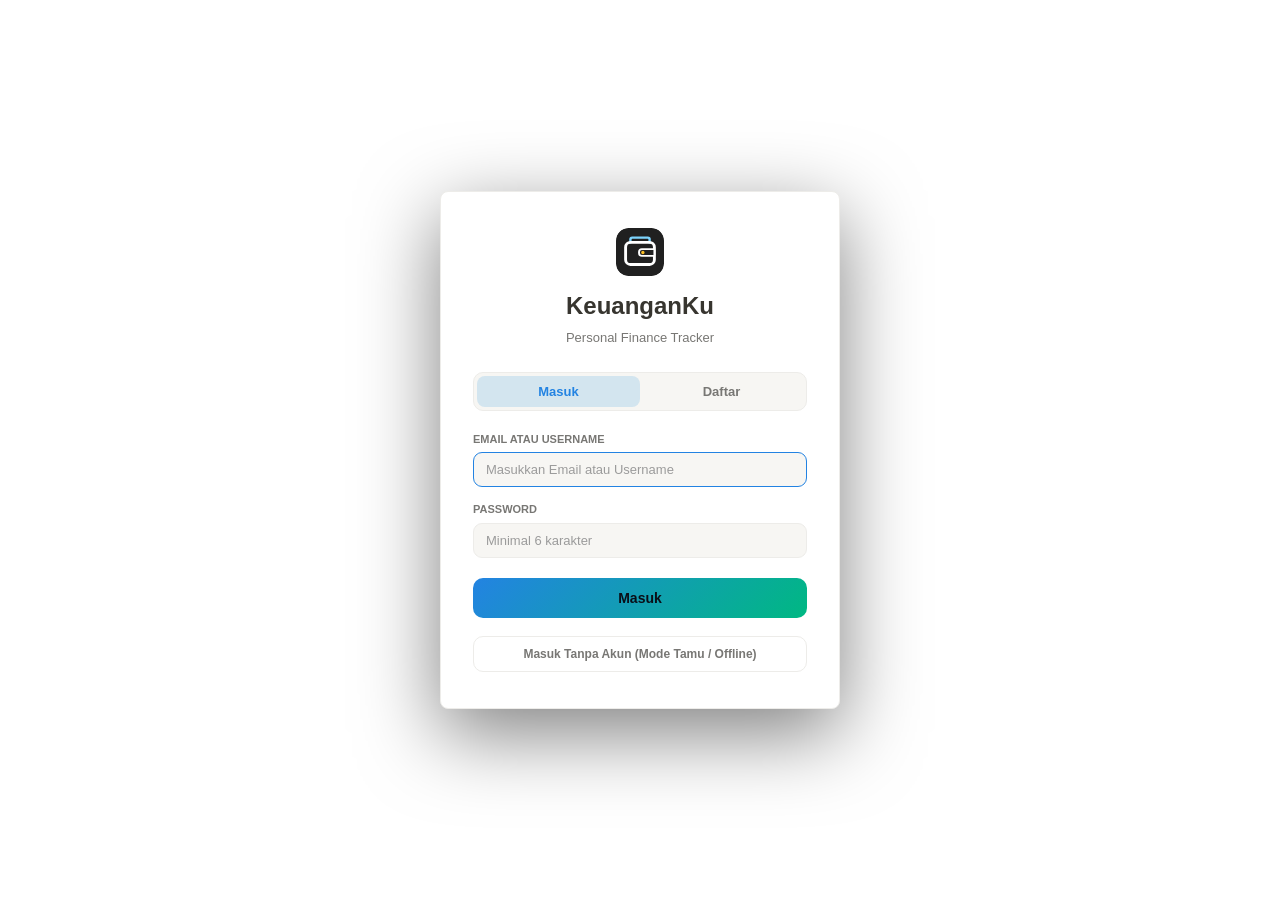
<file: index.html>
<!DOCTYPE html>
<html lang="id" class="notranslate" translate="no">
<head>
<meta charset="UTF-8"/>
<meta name="google" content="notranslate"/>
<meta name="viewport" content="width=device-width,initial-scale=1.0"/>
<meta name="theme-color" content="#202020"/>
<link rel="icon" type="image/svg+xml" href="data:image/svg+xml,<svg xmlns='http://www.w3.org/2000/svg' viewBox='0 0 100 100'><rect width='100' height='100' rx='26' fill='%23202020'/><path d='M30 30V24C30 21.8 31.8 20 34 20H66C68.2 20 70 20.8 70 23V30' stroke='%237DD3FC' stroke-width='5' stroke-linecap='round'/><rect x='20' y='30' width='60' height='46' rx='10' stroke='%23FFFFFF' stroke-width='6' fill='none'/><path d='M54 44H78C79.1 44 80 44.9 80 46V56C80 57.1 79.1 58 78 58H54C50.7 58 48 55.3 48 52V50C48 46.7 50.7 44 54 44Z' fill='%23202020' stroke='%23FFFFFF' stroke-width='4'/><circle cx='56' cy='51' r='3.5' fill='%23FBBF24'/></svg>"/>
<link rel="apple-touch-icon" href="data:image/svg+xml,<svg xmlns='http://www.w3.org/2000/svg' viewBox='0 0 100 100'><rect width='100' height='100' rx='26' fill='%23202020'/><path d='M30 30V24C30 21.8 31.8 20 34 20H66C68.2 20 70 20.8 70 23V30' stroke='%237DD3FC' stroke-width='5' stroke-linecap='round'/><rect x='20' y='30' width='60' height='46' rx='10' stroke='%23FFFFFF' stroke-width='6' fill='none'/><path d='M54 44H78C79.1 44 80 44.9 80 46V56C80 57.1 79.1 58 78 58H54C50.7 58 48 55.3 48 52V50C48 46.7 50.7 44 54 44Z' fill='%23202020' stroke='%23FFFFFF' stroke-width='4'/><circle cx='56' cy='51' r='3.5' fill='%23FBBF24'/></svg>"/>
<meta name="description" content="Keuangan Ku - Personal Finance Tracker"/>
<meta name="mobile-web-app-capable" content="yes"/>
<meta name="apple-mobile-web-app-capable" content="yes"/>
<meta name="apple-mobile-web-app-status-bar-style" content="black-translucent"/>
<meta name="apple-mobile-web-app-title" content="Keuangan Ku"/>
<title>KeuanganKu - Personal Finance</title>

<script>
if (typeof Node === "function" && Node.prototype) {
  var origRemove = Node.prototype.removeChild;
  Node.prototype.removeChild = function (child) {
    if (child && child.parentNode !== this) { return child; }
    return origRemove.apply(this, arguments);
  };
  var origInsert = Node.prototype.insertBefore;
  Node.prototype.insertBefore = function (newNode, refNode) {
    if (refNode && refNode.parentNode !== this) { return newNode; }
    return origInsert.apply(this, arguments);
  };
}
if ('serviceWorker' in navigator) {
  navigator.serviceWorker.getRegistrations().then(function(regs) {
    for (var r of regs) r.unregister();
  });
}
if (window.caches) {
  caches.keys().then(function(names) {
    for (var name of names) caches.delete(name);
  });
}
</script>

<link rel="preconnect" href="https://fonts.googleapis.com">
<link rel="preconnect" href="https://fonts.gstatic.com" crossorigin>
<link href="https://fonts.googleapis.com/css2?family=Plus+Jakarta+Sans:wght@400;500;600;700;800;900&display=swap" rel="stylesheet">
<link rel="manifest" href="./manifest.json"/>
<link rel="stylesheet" href="./style.css?v=20261120_V5670"/>
</head>
<body style="background:#FBFBFA;margin:0;color:#37352F;">
<div id="root"></div>

<script src="./vendor/react.production.min.js"></script>
<script src="./vendor/react-dom.production.min.js"></script>
<script src="./vendor/supabase.js"></script>

<script>
if (!window.React) document.write('<script src="https://cdnjs.cloudflare.com/ajax/libs/react/18.2.0/umd/react.production.min.js"><\/script>');
if (!window.ReactDOM) document.write('<script src="https://cdnjs.cloudflare.com/ajax/libs/react-dom/18.2.0/umd/react-dom.production.min.js"><\/script>');
if (!window.supabase) document.write('<script src="https://cdn.jsdelivr.net/npm/@supabase/supabase-js@2"><\/script>');
</script>

<script src="./config.js?v=20261120_V5670"></script>
<script src="./api.js?v=20261120_V5670"></script>
<script src="./app.js?v=20261120_V5670"></script>

<script>
// Wait for everything to be ready then render
(function tryRender(attempts) {
  attempts = attempts || 0;
  var root = document.getElementById("root");
  if (window.React && window.ReactDOM && typeof App !== "undefined" && root) {
    try {
      ReactDOM.createRoot(root).render(React.createElement(App));
    } catch(e) {
      console.error("Render error:", e);
    }
  } else if (attempts < 100) {
    setTimeout(function() { tryRender(attempts + 1); }, 100);
  }
})(0);
</script>
</body>
</html>
</file>
<file: style.css>
@import url('https://fonts.googleapis.com/css2?family=Inter:wght@400;500;600;700;800&display=swap');

* {
  margin: 0;
  padding: 0;
  box-sizing: border-box;
}

html, body {
  width: 100%;
  height: 100%;
  background: #FFFFFF;
  color: #37352F;
  overflow: hidden;
  -webkit-text-size-adjust: 100%;
  font-family: 'Inter', -apple-system, BlinkMacSystemFont, "Segoe UI", Roboto, system-ui, sans-serif;
  font-size: 14px;
  line-height: 1.5;
  -webkit-font-smoothing: antialiased;
}

#root {
  width: 100%;
  height: 100%;
}

/* Notion Scrollbar */
::-webkit-scrollbar {
  width: 6px;
  height: 6px;
}
::-webkit-scrollbar-track {
  background: transparent;
}
::-webkit-scrollbar-thumb {
  background: #D3D2D0;
  border-radius: 4px;
}
::-webkit-scrollbar-thumb:hover {
  background: #A0A09C;
}

/* Notion Form Inputs */
select {
  background: #FFFFFF;
  color: #37352F;
  border: 1px solid #E3E2E0;
  border-radius: 4px;
  padding: 6px 10px;
  font-family: inherit;
  font-size: 13px;
  outline: none;
  transition: border-color 0.15s ease;
}
select:focus {
  border-color: #2383E2 !important;
}

input, textarea {
  color: #37352F;
  font-family: inherit;
  font-size: 14px;
  border: 1px solid #E3E2E0;
  border-radius: 4px;
  padding: 8px 10px;
  outline: none;
  background: #FFFFFF;
  transition: border-color 0.15s ease;
}
input:focus, textarea:focus {
  border-color: #2383E2 !important;
}
input::placeholder, textarea::placeholder {
  color: #9B9B9B;
}

button {
  font-family: inherit;
}

/* Notion Classic Typography */
.notion-h1 {
  font-size: 40px !important;
  font-weight: 700 !important;
  letter-spacing: -0.02em !important;
  line-height: 1.15 !important;
  color: #37352F !important;
  margin: 0 !important;
}

.notion-h2 {
  font-size: 20px !important;
  font-weight: 600 !important;
  letter-spacing: -0.01em !important;
  color: #37352F !important;
  padding-bottom: 6px;
  border-bottom: 1px solid #EDECE9;
  display: flex;
  align-items: baseline;
  gap: 8px;
}

.notion-page-icon {
  font-size: 48px;
  line-height: 1;
  margin-bottom: 8px;
  user-select: none;
  display: inline-block;
}

/* Notion Property Block */
.notion-props-grid {
  display: flex;
  flex-direction: column;
  gap: 4px;
  padding: 6px 0 10px;
  margin-bottom: 12px;
}
.notion-prop-row {
  display: flex;
  align-items: center;
  min-height: 24px;
  font-size: 13px;
}
.notion-prop-label {
  width: 130px;
  flex-shrink: 0;
  color: #787774;
  font-size: 13px;
  display: flex;
  align-items: center;
  gap: 6px;
}
.notion-prop-value {
  flex: 1;
  display: flex;
  align-items: center;
  gap: 8px;
  flex-wrap: wrap;
}

/* Notion Tag Pills */
.notion-tag {
  display: inline-flex;
  align-items: center;
  gap: 4px;
  padding: 2px 7px;
  border-radius: 4px;
  font-size: 12px;
  font-weight: 500;
  line-height: 1.4;
  white-space: nowrap;
}
.notion-tag-green {
  background: #DBEDDB;
  color: #1C3829;
}
.notion-tag-red {
  background: #FFE2DD;
  color: #5D1715;
}
.notion-tag-blue {
  background: #D3E5EF;
  color: #183347;
}
.notion-tag-yellow {
  background: #FDECC8;
  color: #402C1B;
}
.notion-tag-gray {
  background: #EBEAEA;
  color: #37352F;
}

/* Notion Callout Box */
.notion-callout {
  background: #F7F6F3;
  border: 1px solid #EDECE9;
  border-radius: 6px;
  padding: 14px 18px;
  margin-bottom: 16px;
}

/* Notion Action Link & Text Buttons */
.notion-action-btn {
  background: transparent;
  border: none;
  color: #787774;
  font-size: 13px;
  font-weight: 500;
  padding: 6px 10px;
  border-radius: 4px;
  cursor: pointer;
  display: inline-flex;
  align-items: center;
  gap: 6px;
  transition: all 0.12s ease;
}
.notion-action-btn:hover {
  background: #EFEFEF;
  color: #37352F;
}

.notion-link-btn {
  background: transparent;
  border: none;
  color: #2383E2;
  font-size: 12px;
  font-weight: 500;
  cursor: pointer;
  padding: 2px 6px;
  border-radius: 4px;
  transition: background 0.12s ease;
}
.notion-link-btn:hover {
  background: rgba(35, 131, 226, 0.08);
}

.notion-primary-btn {
  background: #2383E2;
  color: #FFFFFF;
  border: none;
  border-radius: 4px;
  padding: 8px 16px;
  font-size: 13px;
  font-weight: 600;
  height: 36px;
  cursor: pointer;
  display: inline-flex;
  align-items: center;
  gap: 6px;
  transition: background 0.15s ease;
}
.notion-primary-btn:hover {
  background: #1B6BB8;
}

/* Notion Classic Database Table */
.notion-table-container {
  border: 1px solid #EDECE9;
  border-radius: 4px;
  overflow-x: auto;
  background: #FFFFFF;
  margin-top: 8px;
  margin-bottom: 20px;
}
.notion-table {
  width: 100%;
  border-collapse: collapse;
  font-size: 13px;
  text-align: left;
}
.notion-table th {
  background: #F7F7F5;
  color: #787774;
  font-weight: 500;
  font-size: 12px;
  padding: 7px 12px;
  border-bottom: 1px solid #EDECE9;
  border-right: 1px solid #EDECE9;
  white-space: nowrap;
}
.notion-table th:last-child {
  border-right: none;
}
.notion-table td {
  padding: 8px 12px;
  border-bottom: 1px solid #EDECE9;
  border-right: 1px solid #EDECE9;
  color: #37352F;
}
.notion-table td:last-child {
  border-right: none;
}
.notion-table tr:last-child td {
  border-bottom: none;
}
.notion-table tr:hover td {
  background: #F7F7F5;
}

/* Notion Classic Workspace Layout */
.notion-workspace-container {
  display: flex !important;
  flex-direction: row !important;
  width: 100vw !important;
  height: 100vh !important;
  overflow: hidden !important;
  background: #FFFFFF !important;
  font-family: 'Inter', -apple-system, BlinkMacSystemFont, "Segoe UI", Roboto, system-ui, sans-serif !important;
}

.notion-sidebar-root {
  width: 240px !important;
  height: 100% !important;
  background: #F7F7F5 !important;
  border-right: 1px solid #EDECE9 !important;
  display: flex !important;
  flex-direction: column !important;
  justifyContent: space-between !important;
  flex-shrink: 0 !important;
  user-select: none !important;
  z-index: 1000 !important;
}

.notion-doc-scroll {
  flex: 1 !important;
  height: 100% !important;
  overflow-y: auto !important;
  overflow-x: hidden !important;
  background: #FFFFFF !important;
}

.notion-page-canvas {
  width: 100% !important;
  max-width: 100% !important;
  margin: 0 !important;
  padding: 24px 32px 64px !important;
  box-sizing: border-box !important;
}

/* Notion Tabs */
.notion-tab-btn {
  background: transparent;
  border: none;
  font-size: 13px;
  font-weight: 500;
  color: #787774;
  padding: 6px 12px;
  cursor: pointer;
  border-bottom: 2px solid transparent;
  transition: all 0.15s ease;
}
.notion-tab-btn:hover {
  color: #37352F;
}
.notion-tab-btn.active {
  color: #37352F;
  font-weight: 600;
  border-bottom: 2px solid #37352F;
}

/* Notion Gallery Grid & Cards */
.notion-gallery-grid {
  display: grid;
  grid-template-columns: repeat(auto-fill, minmax(220px, 1fr));
  gap: 14px;
  margin-top: 14px;
  margin-bottom: 24px;
}
.notion-gallery-card {
  background: #FFFFFF;
  border: 1px solid #EDECE9;
  border-radius: 6px;
  padding: 16px;
  transition: transform 0.15s ease, box-shadow 0.15s ease;
  cursor: pointer;
}
.notion-gallery-card:hover {
  transform: translateY(-1px);
  box-shadow: 0 2px 8px rgba(0, 0, 0, 0.05);
}

/* Notion Calendar Grid (Guaranteed Side-by-Side Flex Layout) */
.notion-calendar-layout {
  display: flex !important;
  flex-direction: row !important;
  align-items: flex-start !important;
  gap: 16px !important;
  width: 100% !important;
  box-sizing: border-box !important;
  margin-bottom: 24px !important;
}
.notion-calendar-main {
  flex: 1 1 0% !important;
  min-width: 0 !important;
  max-width: calc(100% - 326px) !important;
  box-sizing: border-box !important;
}
.notion-calendar-sidebar {
  width: 310px !important;
  min-width: 310px !important;
  max-width: 310px !important;
  flex-shrink: 0 !important;
  background: #F7F6F3 !important;
  border: 1px solid #EDECE9 !important;
  border-radius: 8px !important;
  padding: 14px 16px !important;
  box-sizing: border-box !important;
  position: sticky !important;
  top: 16px !important;
}
.notion-calendar-sidebar-item {
  background: #FFFFFF !important;
  border: 1px solid #EDECE9 !important;
  border-radius: 6px !important;
  padding: 8px 10px !important;
  transition: all 0.15s ease !important;
}
.notion-calendar-sidebar-item:hover {
  background: #FAF9F8 !important;
}
.dark-mode .notion-calendar-sidebar {
  background: #202020 !important;
  border-color: #2E2E2E !important;
  color: #EDEDED !important;
}
.dark-mode .notion-calendar-sidebar-item {
  background: #282828 !important;
  border-color: #383838 !important;
  color: #EDEDED !important;
}
.dark-mode .notion-calendar-sidebar-item:hover {
  background: #303030 !important;
}
@media (max-width: 540px) {
  .notion-calendar-layout {
    flex-direction: column !important;
  }
  .notion-calendar-main {
    max-width: 100% !important;
    width: 100% !important;
  }
  .notion-calendar-sidebar {
    width: 100% !important;
    min-width: 0 !important;
    max-width: 100% !important;
    position: static !important;
  }
}
.notion-calendar-table {
  width: 100%;
  border-collapse: collapse;
  table-layout: fixed;
  background: #FFFFFF;
  border: 1px solid #EDECE9;
  border-radius: 6px;
  overflow: hidden;
}
.notion-calendar-table th {
  background: #F7F7F5;
  color: #787774;
  font-weight: 500;
  font-size: 11px;
  padding: 6px 2px;
  text-align: center;
  border-bottom: 1px solid #EDECE9;
  border-right: 1px solid #EDECE9;
}
.notion-calendar-table th:last-child {
  border-right: none;
}
.notion-calendar-table td {
  border-bottom: 1px solid #EDECE9;
  border-right: 1px solid #EDECE9;
  vertical-align: top;
  height: 58px;
  padding: 2px 3px;
  position: relative;
  transition: background 0.1s ease;
}
.notion-calendar-table td:last-child {
  border-right: none;
}
.notion-calendar-table tr:last-child td {
  border-bottom: none;
}
.notion-calendar-table td:hover {
  background: #FAFAFA;
}
.notion-calendar-date-badge {
  display: inline-flex;
  align-items: center;
  justify-content: center;
  width: 18px;
  height: 18px;
  font-size: 11px;
  font-weight: 500;
  color: #787774;
  border-radius: 50%;
  margin-bottom: 2px;
}
  font-size: 12px;
  font-weight: 500;
  color: #787774;
  border-radius: 50%;
  margin-bottom: 4px;
}
.notion-calendar-date-badge.is-today {
  background: #2383E2 !important;
  color: #FFFFFF !important;
  font-weight: 700;
}

.notion-mobile-header {
  display: none !important;
}

/* Responsif Mobile (dibawah 768px) */
@media (max-width: 768px) {
  .notion-workspace-container {
    flex-direction: column !important;
  }
  .notion-mobile-header {
    display: flex !important;
    height: 48px !important;
    background: #F7F7F5 !important;
    border-bottom: 1px solid #EDECE9 !important;
    align-items: center !important;
    justifyContent: space-between !important;
    padding: 0 16px !important;
  }
  .notion-sidebar-root {
    position: fixed !important;
    top: 0 !important;
    left: 0 !important;
    bottom: 0 !important;
    width: 260px !important;
    box-shadow: 4px 0 24px rgba(0,0,0,0.12) !important;
    transition: transform 0.22s ease-in-out !important;
  }
  .notion-sidebar-root.sidebar-closed {
    transform: translateX(-100%) !important;
  }
  .notion-sidebar-root.sidebar-open {
    transform: translateX(0) !important;
  }
  .notion-sidebar-backdrop {
    position: fixed !important;
    inset: 0 !important;
    background: rgba(0,0,0,0.4) !important;
    z-index: 999 !important;
  }
  .notion-page-canvas {
    padding: 24px 16px 64px !important;
  }
}


/* Dark Mode Overrides for Notion Classic */
body.dark-mode,
.dark-mode {
  background: #191919 !important;
  color: #EDEDED !important;
}

.dark-mode .notion-workspace-container {
  background: #191919 !important;
  color: #EDEDED !important;
}

.dark-mode .notion-sidebar-root {
  background: #202020 !important;
  border-right-color: #2E2E2E !important;
}

.dark-mode .notion-sidebar-root > div:last-child {
  background: #202020 !important;
  border-top-color: #2E2E2E !important;
}

.dark-mode .notion-sidebar-root div[style*="border-top"] {
  border-top-color: #2E2E2E !important;
}

.dark-mode .notion-sidebar-root button[style*="background: #EBEBEA"],
.dark-mode .notion-sidebar-root button[style*="background:#EBEBEA"] {
  background: #2F2F2F !important;
  color: #FFFFFF !important;
}

.dark-mode .notion-doc-scroll {
  background: #191919 !important;
}

.dark-mode .notion-page-canvas {
  background: transparent !important;
}

.dark-mode .notion-h1,
.dark-mode .notion-h2 {
  color: #EDEDED !important;
  border-bottom-color: #2E2E2E !important;
}

.dark-mode .notion-prop-label {
  color: #9B9B9B !important;
}

.dark-mode .notion-prop-row {
  border-color: #2E2E2E !important;
}

.dark-mode .notion-callout {
  background: #222222 !important;
  border-color: #2E2E2E !important;
  color: #EDEDED !important;
}

.dark-mode .notion-table-container {
  background: #202020 !important;
  border-color: #2E2E2E !important;
}

.dark-mode .notion-table th {
  background: #252525 !important;
  color: #9B9B9B !important;
  border-color: #2E2E2E !important;
}

.dark-mode .notion-table td {
  border-color: #2E2E2E !important;
  color: #EDEDED !important;
}

.dark-mode .notion-table tr:hover td {
  background: #2A2A2A !important;
}

.dark-mode .notion-tab-btn {
  color: #9B9B9B !important;
}

.dark-mode .notion-tab-btn:hover {
  color: #EDEDED !important;
}

.dark-mode .notion-tab-btn.active {
  color: #EDEDED !important;
  border-bottom-color: #EDEDED !important;
}

.dark-mode .notion-action-btn {
  color: #9B9B9B !important;
}

.dark-mode .notion-action-btn:hover {
  background: #2E2E2E !important;
  color: #EDEDED !important;
}

.dark-mode select,
.dark-mode input[type="text"],
.dark-mode input[type="number"],
.dark-mode textarea {
  background: #252525 !important;
  color: #EDEDED !important;
  border-color: #383838 !important;
}

.dark-mode select option {
  background: #252525 !important;
  color: #EDEDED !important;
}

.dark-mode .notion-calendar-table {
  background: #202020 !important;
  border-color: #2E2E2E !important;
}

.dark-mode .notion-calendar-table th {
  background: #252525 !important;
  color: #9B9B9B !important;
  border-color: #2E2E2E !important;
}

.dark-mode .notion-calendar-table td {
  border-color: #2E2E2E !important;
}

.dark-mode .notion-calendar-table td:hover {
  background: #282828 !important;
}

.dark-mode .notion-calendar-date-badge {
  color: #9B9B9B !important;
}

.dark-mode .notion-gallery-card {
  background: #202020 !important;
  border-color: #2E2E2E !important;
}

.dark-mode .notion-gallery-card:hover {
  background: #252525 !important;
}

.dark-mode .notion-tag-gray {
  background: #333333 !important;
  color: #CCCCCC !important;
}

.dark-mode .notion-tag-green {
  background: rgba(52, 211, 153, 0.15) !important;
  color: #34D399 !important;
}

.dark-mode .notion-tag-red {
  background: rgba(248, 113, 113, 0.15) !important;
  color: #F87171 !important;
}

.dark-mode .notion-tag-blue {
  background: rgba(56, 189, 248, 0.15) !important;
  color: #38BDF8 !important;
}

.dark-mode .notion-tag-yellow {
  background: rgba(251, 191, 36, 0.15) !important;
  color: #FBBF24 !important;
}


/* ==========================================================================
   ENHANCED NOTION DARK MODE SPECIFICATIONS (V5590)
   Ensures all elements, cards, text, and inputs render flawlessly in Dark Mode
   ========================================================================== */
body.dark-mode {
  background-color: #191919 !important;
  color: #EDEDED !important;
}

.dark-mode .notion-workspace-container {
  background-color: #191919 !important;
  color: #EDEDED !important;
}

.dark-mode .notion-sidebar-root {
  background: #202020 !important;
  border-right-color: #2E2E2E !important;
}

.dark-mode .notion-sidebar-root > div {
  background: #202020 !important;
  border-color: #2E2E2E !important;
}

.dark-mode .notion-sidebar-root button {
  color: #9B9B9B !important;
}

.dark-mode .notion-sidebar-root button:hover {
  background: #282828 !important;
  color: #EDEDED !important;
}

.dark-mode .notion-sidebar-root button[style*="background"] {
  background: #2E2E2E !important;
  color: #FFFFFF !important;
}

.dark-mode .notion-h1,
.dark-mode .notion-h2,
.dark-mode .notion-h3 {
  color: #EDEDED !important;
}

.dark-mode .notion-prop-label {
  color: #9B9B9B !important;
}

.dark-mode .notion-prop-row {
  border-bottom-color: #2E2E2E !important;
}

.dark-mode select,
.dark-mode input,
.dark-mode textarea {
  background-color: #252525 !important;
  border-color: #383838 !important;
  color: #EDEDED !important;
}

.dark-mode select option {
  background-color: #252525 !important;
  color: #EDEDED !important;
}

.dark-mode .notion-callout {
  background: #222222 !important;
  border-color: #2E2E2E !important;
  color: #EDEDED !important;
}

.dark-mode .notion-table-container,
.dark-mode .notion-table {
  background: #202020 !important;
  border-color: #2E2E2E !important;
}

.dark-mode .notion-table th {
  background: #252525 !important;
  color: #9B9B9B !important;
  border-color: #2E2E2E !important;
}

.dark-mode .notion-table td {
  border-color: #2E2E2E !important;
  color: #EDEDED !important;
}

.dark-mode .notion-table tr:hover td {
  background: #282828 !important;
}

.dark-mode .notion-card,
.dark-mode .notion-gallery-card {
  background: #202020 !important;
  border-color: #2E2E2E !important;
  color: #EDEDED !important;
}

.dark-mode .notion-card:hover,
.dark-mode .notion-gallery-card:hover {
  background: #262626 !important;
}

.dark-mode div[style*="border: 1px solid #EDECE9"],
.dark-mode div[style*="border:1px solid #EDECE9"],
.dark-mode div[style*="border: 1px solid #E3E2E0"],
.dark-mode div[style*="border:1px solid #E3E2E0"] {
  border-color: #2E2E2E !important;
  background: #202020 !important;
}

/* Ensure bright contrast for all text in dark mode */
.dark-mode [style*="color: #37352F"],
.dark-mode [style*="color:#37352F"],
.dark-mode [style*="color: #111827"],
.dark-mode [style*="color:#111827"] {
  color: #EDEDED !important;
}

.dark-mode [style*="color: #787774"],
.dark-mode [style*="color:#787774"],
.dark-mode [style*="color: #6B7280"] {
  color: #A3A3A3 !important;
}

.dark-mode [style*="color: #1C3829"],
.dark-mode [style*="color:#1C3829"] {
  color: #34D399 !important;
}

.dark-mode [style*="color: #5D1715"],
.dark-mode [style*="color:#5D1715"] {
  color: #F87171 !important;
}

.dark-mode [style*="color: #183347"],
.dark-mode [style*="color:#183347"] {
  color: #38BDF8 !important;
}

.dark-mode [style*="background: #FFFFFF"],
.dark-mode [style*="background:#FFFFFF"],
.dark-mode [style*="background: #FAF9F8"],
.dark-mode [style*="background:#FAF9F8"],
.dark-mode [style*="background: #F7F7F5"],
.dark-mode [style*="background:#F7F7F5"],
.dark-mode [style*="background: #F7F6F3"],
.dark-mode [style*="background:#F7F6F3"] {
  background: #202020 !important;
}

.dark-mode .notion-calendar-table {
  background: #202020 !important;
  border-color: #2E2E2E !important;
}

.dark-mode .notion-calendar-table th {
  background: #252525 !important;
  color: #9B9B9B !important;
  border-color: #2E2E2E !important;
}

.dark-mode .notion-calendar-table td {
  border-color: #2E2E2E !important;
}

.dark-mode .notion-calendar-table td:hover {
  background: #282828 !important;
}

.dark-mode .notion-calendar-sidebar {
  background: #202020 !important;
  border-color: #2E2E2E !important;
}

.dark-mode .notion-calendar-sidebar-item {
  background: #262626 !important;
  border-color: #333333 !important;
  color: #EDEDED !important;
}

.dark-mode .notion-calendar-sidebar-item:hover {
  background: #2D2D2D !important;
}

.dark-mode .notion-action-btn {
  background: #252525 !important;
  border-color: #383838 !important;
  color: #EDEDED !important;
}

.dark-mode .notion-tab-btn {
  color: #9B9B9B !important;
}

.dark-mode .notion-tab-btn.active {
  color: #EDEDED !important;
  border-bottom-color: #EDEDED !important;
}

/* Cicilan & Paylater Card Styling */
.notion-cicilan-grid {
  display: grid;
  grid-template-columns: repeat(auto-fill, minmax(320px, 1fr));
  gap: 16px;
  margin-top: 16px;
}
.notion-cicilan-card {
  background: #FFFFFF;
  border: 1px solid #EDECE9;
  border-radius: 8px;
  padding: 18px;
  display: flex;
  flex-direction: column;
  justify-content: space-between;
  transition: all 0.15s ease;
  position: relative;
}
.notion-cicilan-card:hover {
  border-color: #D3D1CB;
  box-shadow: 0 4px 12px rgba(0,0,0,0.04);
}
.dark-mode .notion-cicilan-card {
  background: #202020 !important;
  border-color: #2E2E2E !important;
  color: #EDEDED !important;
}
.dark-mode .notion-cicilan-card:hover {
  border-color: #383838 !important;
}
</file>
